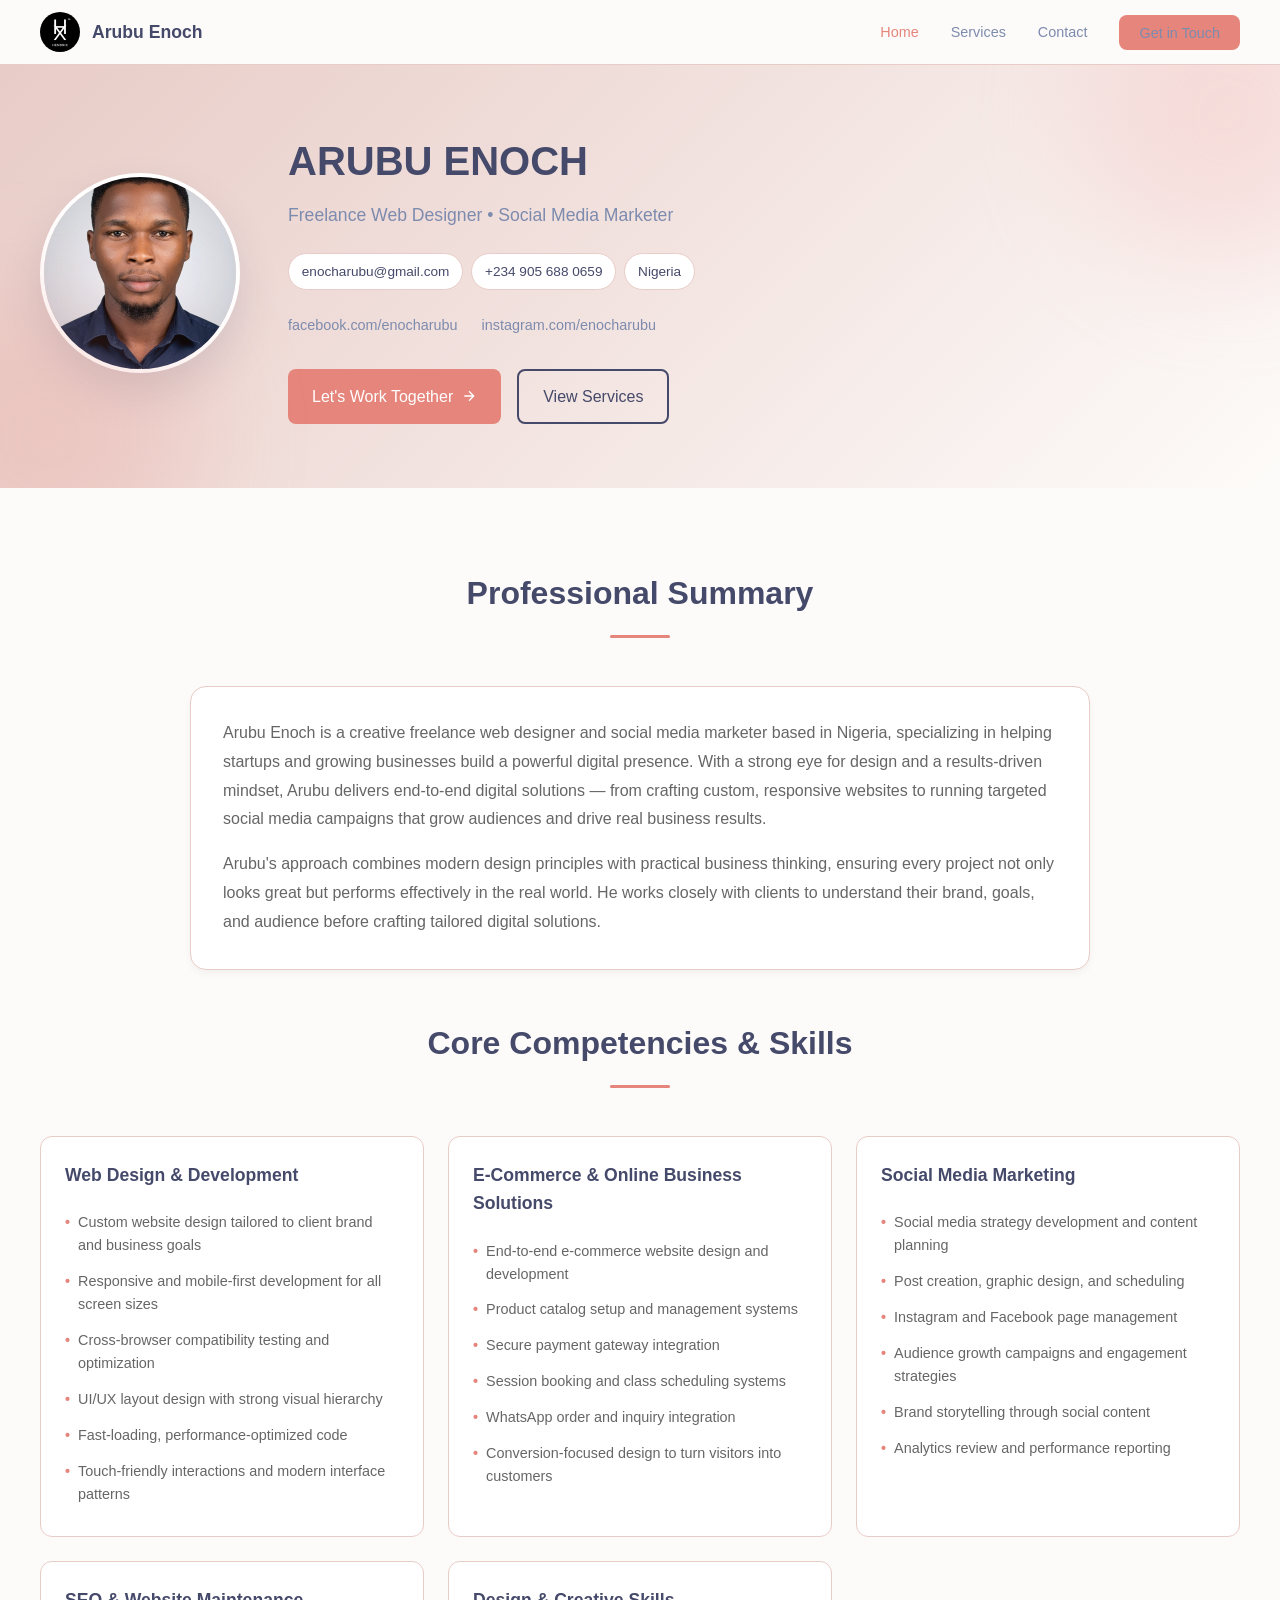
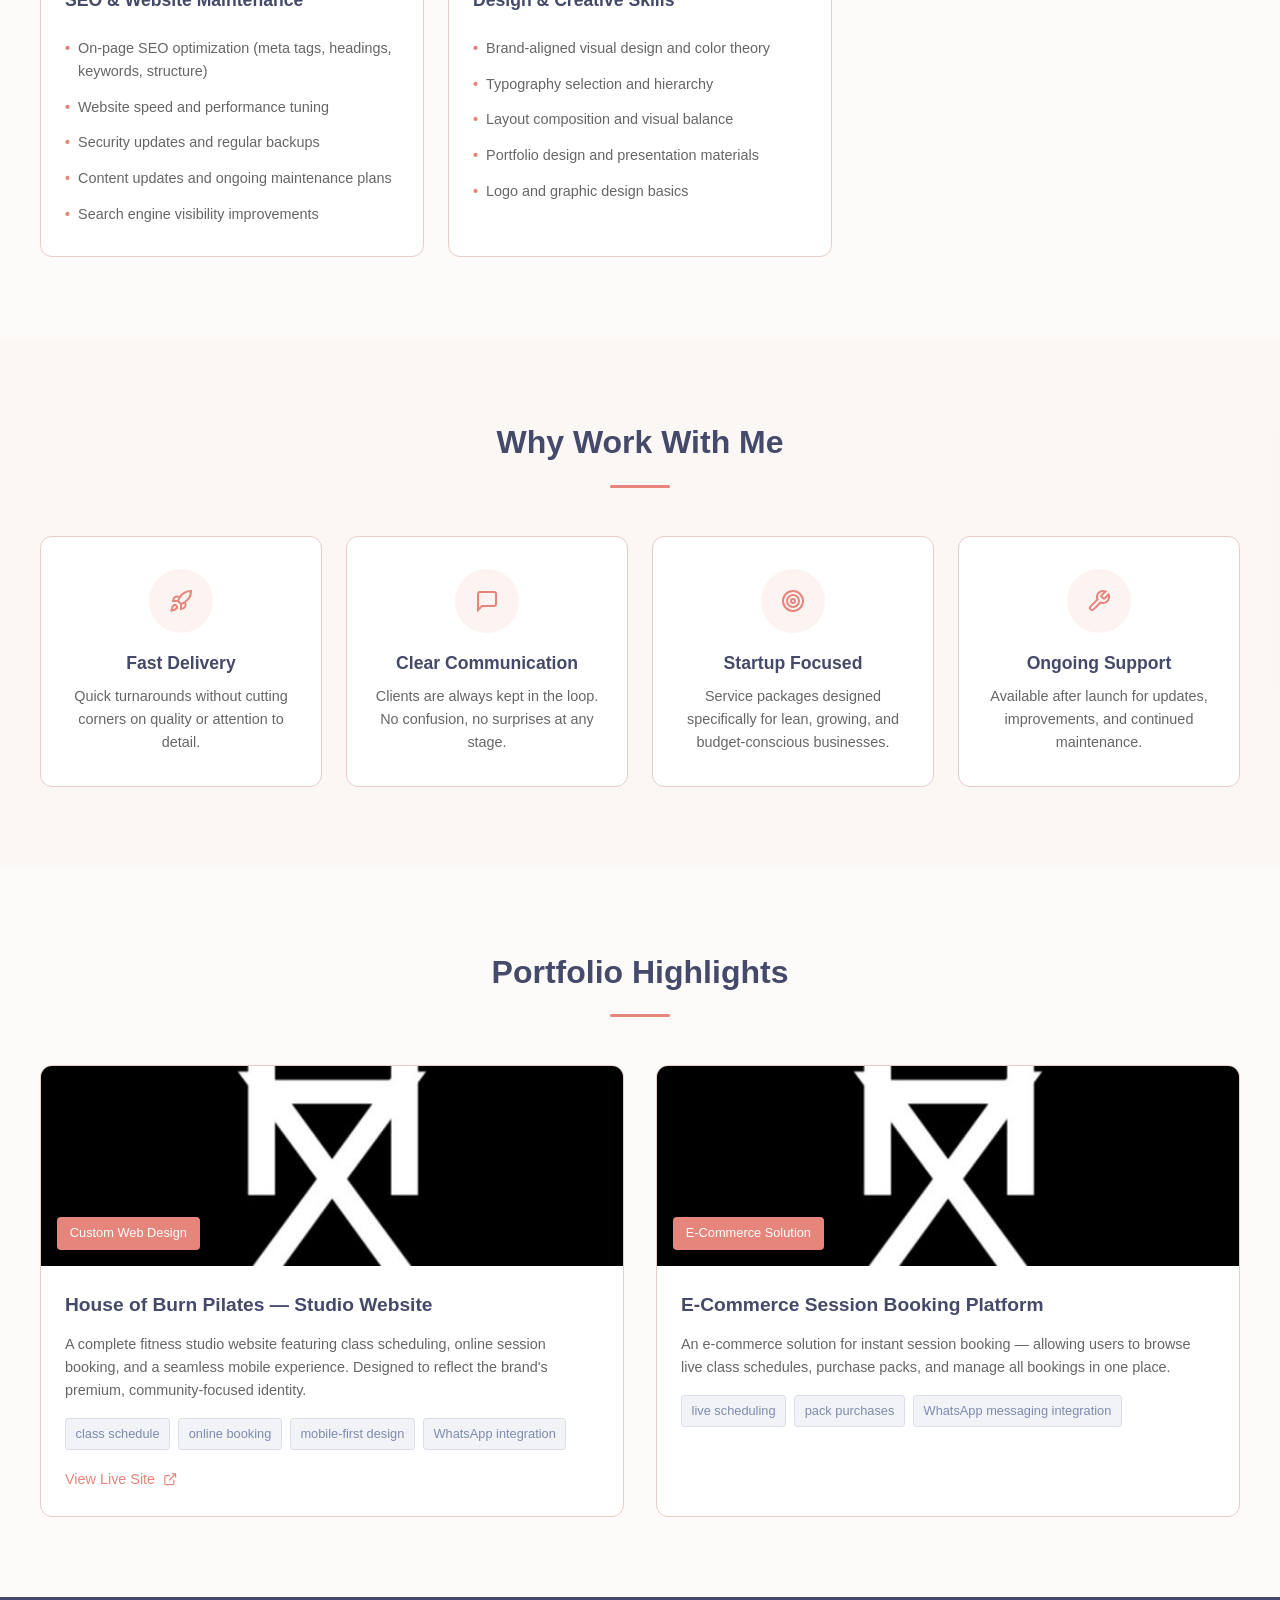
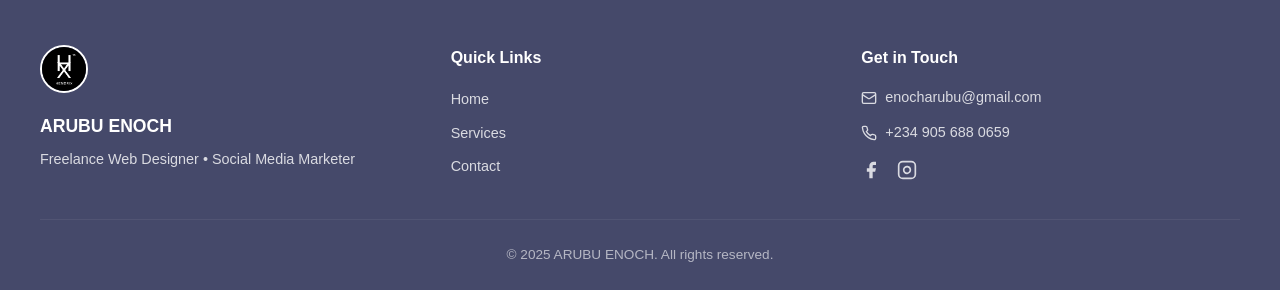
<file: index.html>
<!DOCTYPE html>
<html lang="en">
<head>
  <meta charset="UTF-8">
  <meta name="viewport" content="width=device-width, initial-scale=1.0">
  <title>Arubu Enoch | Freelance Web Designer & Social Media Marketer</title>
  <meta name="description" content="Creative freelance web designer and social media marketer based in Nigeria, specializing in helping startups and growing businesses build a powerful digital presence.">
  <meta name="keywords" content="web designer, freelance, social media marketer, Nigeria, web development, UI/UX">
  
  <!-- Favicon -->
  <link rel="icon" href="assets/logo.jpg" type="image/jpeg">
  <link rel="apple-touch-icon" href="assets/logo.jpg">
  
  <!-- Open Graph -->
  <meta property="og:title" content="Arubu Enoch | Freelance Web Designer & Social Media Marketer">
  <meta property="og:description" content="Creative freelance web designer and social media marketer based in Nigeria.">
  <meta property="og:image" content="assets/photo.jpg">
  <meta property="og:type" content="website">
  
  <!-- Styles -->
  <link rel="stylesheet" href="assets/styles.css">
  
  <!-- Icons (using simple SVG icons inline) -->
  <style>
    .icon { display: inline-block; width: 1em; height: 1em; vertical-align: middle; }
  </style>
</head>
<body>
  <!-- Navigation -->
  <nav class="nav">
    <div class="nav-container">
      <a href="index.html" class="nav-logo">
        <img src="assets/logo.jpg" alt="Arubu Enoch Logo">
        <span>Arubu Enoch</span>
      </a>
      
      <ul class="nav-links" id="navLinks">
        <li><a href="index.html" class="active">Home</a></li>
        <li><a href="services.html">Services</a></li>
        <li><a href="contact.html">Contact</a></li>
        <li><a href="contact.html" class="nav-cta">Get in Touch</a></li>
      </ul>
      
      <div class="nav-toggle" id="navToggle" onclick="toggleNav()">
        <span></span>
        <span></span>
        <span></span>
      </div>
    </div>
  </nav>

  <!-- Hero Section -->
  <section class="hero">
    <div class="hero-container">
      <div class="hero-image">
        <img src="assets/photo.jpg" alt="Arubu Enoch">
      </div>
      <div class="hero-content">
        <h1>ARUBU ENOCH</h1>
        <p class="hero-tagline">Freelance Web Designer • Social Media Marketer</p>
        
        <div class="hero-badges">
          <a href="mailto:enocharubu@gmail.com" class="badge">enocharubu@gmail.com</a>
          <a href="https://wa.me/2349056880659" class="badge">+234 905 688 0659</a>
          <span class="badge">Nigeria</span>
        </div>
        
        <div class="hero-social">
          <a href="https://facebook.com/enocharubu" target="_blank" rel="noopener">facebook.com/enocharubu</a>
          <a href="https://instagram.com/enocharubu" target="_blank" rel="noopener">instagram.com/enocharubu</a>
        </div>
        
        <div class="hero-buttons">
          <a href="contact.html" class="btn btn-primary">
            Let's Work Together
            <svg class="icon" viewBox="0 0 24 24" fill="none" stroke="currentColor" stroke-width="2">
              <path d="M5 12h14M12 5l7 7-7 7"/>
            </svg>
          </a>
          <a href="services.html" class="btn btn-outline">View Services</a>
        </div>
      </div>
    </div>
  </section>

  <!-- About Section -->
  <section class="section" id="about">
    <div class="container">
      <div class="section-header">
        <h2>Professional Summary</h2>
        <div class="section-divider"></div>
      </div>
      
      <div class="about-summary">
        <p>Arubu Enoch is a creative freelance web designer and social media marketer based in Nigeria, specializing in helping startups and growing businesses build a powerful digital presence. With a strong eye for design and a results-driven mindset, Arubu delivers end-to-end digital solutions — from crafting custom, responsive websites to running targeted social media campaigns that grow audiences and drive real business results.</p>
        <p>Arubu's approach combines modern design principles with practical business thinking, ensuring every project not only looks great but performs effectively in the real world. He works closely with clients to understand their brand, goals, and audience before crafting tailored digital solutions.</p>
      </div>
      
      <div class="section-header">
        <h2>Core Competencies & Skills</h2>
        <div class="section-divider"></div>
      </div>
      
      <div class="skills-grid">
        <div class="skill-card">
          <h3>Web Design & Development</h3>
          <ul>
            <li>Custom website design tailored to client brand and business goals</li>
            <li>Responsive and mobile-first development for all screen sizes</li>
            <li>Cross-browser compatibility testing and optimization</li>
            <li>UI/UX layout design with strong visual hierarchy</li>
            <li>Fast-loading, performance-optimized code</li>
            <li>Touch-friendly interactions and modern interface patterns</li>
          </ul>
        </div>
        
        <div class="skill-card">
          <h3>E-Commerce & Online Business Solutions</h3>
          <ul>
            <li>End-to-end e-commerce website design and development</li>
            <li>Product catalog setup and management systems</li>
            <li>Secure payment gateway integration</li>
            <li>Session booking and class scheduling systems</li>
            <li>WhatsApp order and inquiry integration</li>
            <li>Conversion-focused design to turn visitors into customers</li>
          </ul>
        </div>
        
        <div class="skill-card">
          <h3>Social Media Marketing</h3>
          <ul>
            <li>Social media strategy development and content planning</li>
            <li>Post creation, graphic design, and scheduling</li>
            <li>Instagram and Facebook page management</li>
            <li>Audience growth campaigns and engagement strategies</li>
            <li>Brand storytelling through social content</li>
            <li>Analytics review and performance reporting</li>
          </ul>
        </div>
        
        <div class="skill-card">
          <h3>SEO & Website Maintenance</h3>
          <ul>
            <li>On-page SEO optimization (meta tags, headings, keywords, structure)</li>
            <li>Website speed and performance tuning</li>
            <li>Security updates and regular backups</li>
            <li>Content updates and ongoing maintenance plans</li>
            <li>Search engine visibility improvements</li>
          </ul>
        </div>
        
        <div class="skill-card">
          <h3>Design & Creative Skills</h3>
          <ul>
            <li>Brand-aligned visual design and color theory</li>
            <li>Typography selection and hierarchy</li>
            <li>Layout composition and visual balance</li>
            <li>Portfolio design and presentation materials</li>
            <li>Logo and graphic design basics</li>
          </ul>
        </div>
      </div>
    </div>
  </section>

  <!-- Why Work With Me Section -->
  <section class="section section-alt" id="why">
    <div class="container">
      <div class="section-header">
        <h2>Why Work With Me</h2>
        <div class="section-divider"></div>
      </div>
      
      <div class="why-grid">
        <div class="why-card">
          <div class="why-icon">
            <svg class="icon" style="font-size: 1.5rem;" viewBox="0 0 24 24" fill="none" stroke="currentColor" stroke-width="2">
              <path d="M4.5 16.5c-1.5 1.26-2 5-2 5s3.74-.5 5-2c.71-.84.7-2.13-.09-2.91a2.18 2.18 0 0 0-2.91-.09z"/>
              <path d="m12 15-3-3a22 22 0 0 1 2-3.95A12.88 12.88 0 0 1 22 2c0 2.72-.78 7.5-6 11a22.35 22.35 0 0 1-4 2z"/>
              <path d="M9 12H4s.55-3.03 2-4c1.62-1.08 5 0 5 0"/>
              <path d="M12 15v5s3.03-.55 4-2c1.08-1.62 0-5 0-5"/>
            </svg>
          </div>
          <h3>Fast Delivery</h3>
          <p>Quick turnarounds without cutting corners on quality or attention to detail.</p>
        </div>
        
        <div class="why-card">
          <div class="why-icon">
            <svg class="icon" style="font-size: 1.5rem;" viewBox="0 0 24 24" fill="none" stroke="currentColor" stroke-width="2">
              <path d="M21 15a2 2 0 0 1-2 2H7l-4 4V5a2 2 0 0 1 2-2h14a2 2 0 0 1 2 2z"/>
            </svg>
          </div>
          <h3>Clear Communication</h3>
          <p>Clients are always kept in the loop. No confusion, no surprises at any stage.</p>
        </div>
        
        <div class="why-card">
          <div class="why-icon">
            <svg class="icon" style="font-size: 1.5rem;" viewBox="0 0 24 24" fill="none" stroke="currentColor" stroke-width="2">
              <circle cx="12" cy="12" r="10"/>
              <circle cx="12" cy="12" r="6"/>
              <circle cx="12" cy="12" r="2"/>
            </svg>
          </div>
          <h3>Startup Focused</h3>
          <p>Service packages designed specifically for lean, growing, and budget-conscious businesses.</p>
        </div>
        
        <div class="why-card">
          <div class="why-icon">
            <svg class="icon" style="font-size: 1.5rem;" viewBox="0 0 24 24" fill="none" stroke="currentColor" stroke-width="2">
              <path d="M14.7 6.3a1 1 0 0 0 0 1.4l1.6 1.6a1 1 0 0 0 1.4 0l3.77-3.77a6 6 0 0 1-7.94 7.94l-6.91 6.91a2.12 2.12 0 0 1-3-3l6.91-6.91a6 6 0 0 1 7.94-7.94l-3.76 3.76z"/>
            </svg>
          </div>
          <h3>Ongoing Support</h3>
          <p>Available after launch for updates, improvements, and continued maintenance.</p>
        </div>
      </div>
    </div>
  </section>

  <!-- Portfolio Section -->
  <section class="section" id="portfolio">
    <div class="container">
      <div class="section-header">
        <h2>Portfolio Highlights</h2>
        <div class="section-divider"></div>
      </div>
      
      <div class="portfolio-grid">
        <div class="portfolio-card">
          <div class="portfolio-image">
            <img src="assets/logo.jpg" alt="House of Burn Pilates">
            <span class="portfolio-badge">Custom Web Design</span>
          </div>
          <div class="portfolio-content">
            <h3>House of Burn Pilates — Studio Website</h3>
            <p>A complete fitness studio website featuring class scheduling, online session booking, and a seamless mobile experience. Designed to reflect the brand's premium, community-focused identity.</p>
            <div class="portfolio-features">
              <span>class schedule</span>
              <span>online booking</span>
              <span>mobile-first design</span>
              <span>WhatsApp integration</span>
            </div>
            <a href="https://www.houseofburnpilates.com/" target="_blank" rel="noopener" class="portfolio-link">
              View Live Site
              <svg class="icon" viewBox="0 0 24 24" fill="none" stroke="currentColor" stroke-width="2">
                <path d="M18 13v6a2 2 0 0 1-2 2H5a2 2 0 0 1-2-2V8a2 2 0 0 1 2-2h6"/>
                <polyline points="15 3 21 3 21 9"/>
                <line x1="10" y1="14" x2="21" y2="3"/>
              </svg>
            </a>
          </div>
        </div>
        
        <div class="portfolio-card">
          <div class="portfolio-image">
            <img src="assets/logo.jpg" alt="E-Commerce Session Booking">
            <span class="portfolio-badge">E-Commerce Solution</span>
          </div>
          <div class="portfolio-content">
            <h3>E-Commerce Session Booking Platform</h3>
            <p>An e-commerce solution for instant session booking — allowing users to browse live class schedules, purchase packs, and manage all bookings in one place.</p>
            <div class="portfolio-features">
              <span>live scheduling</span>
              <span>pack purchases</span>
              <span>WhatsApp messaging integration</span>
            </div>
          </div>
        </div>
      </div>
    </div>
  </section>

  <!-- Footer -->
  <footer class="footer">
    <div class="footer-container">
      <div class="footer-brand">
        <img src="assets/logo.jpg" alt="Arubu Enoch Logo">
        <h4>ARUBU ENOCH</h4>
        <p>Freelance Web Designer • Social Media Marketer</p>
      </div>
      
      <div>
        <h5>Quick Links</h5>
        <ul class="footer-links">
          <li><a href="index.html">Home</a></li>
          <li><a href="services.html">Services</a></li>
          <li><a href="contact.html">Contact</a></li>
        </ul>
      </div>
      
      <div>
        <h5>Get in Touch</h5>
        <a href="mailto:enocharubu@gmail.com" class="footer-contact-item">
          <svg class="icon" viewBox="0 0 24 24" fill="none" stroke="currentColor" stroke-width="2" style="width: 16px; height: 16px;">
            <rect x="2" y="4" width="20" height="16" rx="2"/>
            <path d="m22 7-8.97 5.7a1.94 1.94 0 0 1-2.06 0L2 7"/>
          </svg>
          enocharubu@gmail.com
        </a>
        <a href="https://wa.me/2349056880659" class="footer-contact-item">
          <svg class="icon" viewBox="0 0 24 24" fill="none" stroke="currentColor" stroke-width="2" style="width: 16px; height: 16px;">
            <path d="M22 16.92v3a2 2 0 0 1-2.18 2 19.79 19.79 0 0 1-8.63-3.07 19.5 19.5 0 0 1-6-6 19.79 19.79 0 0 1-3.07-8.67A2 2 0 0 1 4.11 2h3a2 2 0 0 1 2 1.72 12.84 12.84 0 0 0 .7 2.81 2 2 0 0 1-.45 2.11L8.09 9.91a16 16 0 0 0 6 6l1.27-1.27a2 2 0 0 1 2.11-.45 12.84 12.84 0 0 0 2.81.7A2 2 0 0 1 22 16.92z"/>
          </svg>
          +234 905 688 0659
        </a>
        <div class="footer-social">
          <a href="https://facebook.com/enocharubu" target="_blank" rel="noopener">
            <svg class="icon" viewBox="0 0 24 24" fill="currentColor" style="width: 20px; height: 20px;">
              <path d="M18 2h-3a5 5 0 0 0-5 5v3H7v4h3v8h4v-8h3l1-4h-4V7a1 1 0 0 1 1-1h3z"/>
            </svg>
          </a>
          <a href="https://instagram.com/enocharubu" target="_blank" rel="noopener">
            <svg class="icon" viewBox="0 0 24 24" fill="none" stroke="currentColor" stroke-width="2" style="width: 20px; height: 20px;">
              <rect x="2" y="2" width="20" height="20" rx="5" ry="5"/>
              <path d="M16 11.37A4 4 0 1 1 12.63 8 4 4 0 0 1 16 11.37z"/>
              <line x1="17.5" y1="6.5" x2="17.51" y2="6.5"/>
            </svg>
          </a>
        </div>
      </div>
    </div>
    
    <div class="footer-bottom">
      <p>© 2025 ARUBU ENOCH. All rights reserved.</p>
    </div>
  </footer>

  <!-- Mobile Navigation Script -->
  <script>
    function toggleNav() {
      const navLinks = document.getElementById('navLinks');
      navLinks.classList.toggle('open');
    }
  </script>
</body>
</html>
</file>
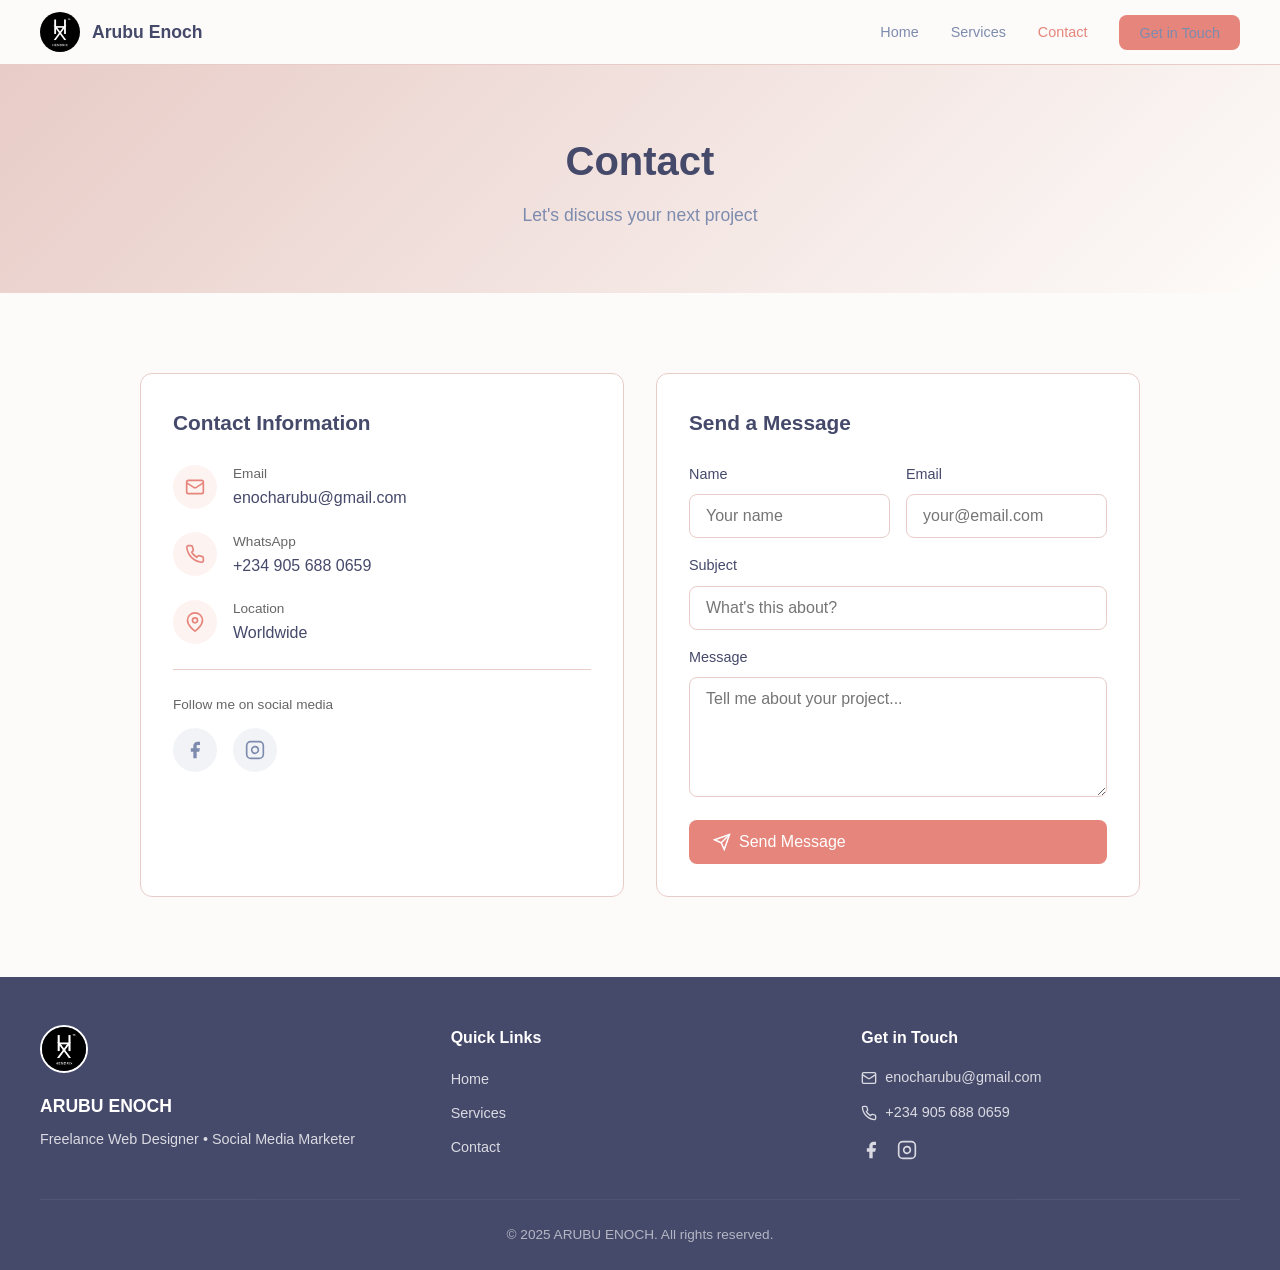
<file: contact.html>
<!DOCTYPE html>
<html lang="en">
<head>
  <meta charset="UTF-8">
  <meta name="viewport" content="width=device-width, initial-scale=1.0">
  <title>Contact | Arubu Enoch - Freelance Web Designer & Social Media Marketer</title>
  <meta name="description" content="Get in touch with Arubu Enoch for web design, e-commerce solutions, and social media marketing services.">
  
  <!-- Favicon -->
  <link rel="icon" href="assets/logo.jpg" type="image/jpeg">
  <link rel="apple-touch-icon" href="assets/logo.jpg">
  
  <!-- Styles -->
  <link rel="stylesheet" href="assets/styles.css">
  
  <style>
    .icon { display: inline-block; width: 1em; height: 1em; vertical-align: middle; }
  </style>
</head>
<body>
  <!-- Navigation -->
  <nav class="nav">
    <div class="nav-container">
      <a href="index.html" class="nav-logo">
        <img src="assets/logo.jpg" alt="Arubu Enoch Logo">
        <span>Arubu Enoch</span>
      </a>
      
      <ul class="nav-links" id="navLinks">
        <li><a href="index.html">Home</a></li>
        <li><a href="services.html">Services</a></li>
        <li><a href="contact.html" class="active">Contact</a></li>
        <li><a href="contact.html" class="nav-cta">Get in Touch</a></li>
      </ul>
      
      <div class="nav-toggle" id="navToggle" onclick="toggleNav()">
        <span></span>
        <span></span>
        <span></span>
      </div>
    </div>
  </nav>

  <!-- Page Header -->
  <section class="page-header">
    <h1>Contact</h1>
    <p>Let's discuss your next project</p>
  </section>

  <!-- Contact Section -->
  <section class="section">
    <div class="container">
      <div class="contact-grid">
        
        <!-- Contact Information -->
        <div class="contact-info-card">
          <h3>Contact Information</h3>
          
          <div class="contact-item">
            <div class="contact-icon">
              <svg viewBox="0 0 24 24" fill="none" stroke="currentColor" stroke-width="2" style="width: 20px; height: 20px;">
                <rect x="2" y="4" width="20" height="16" rx="2"/>
                <path d="m22 7-8.97 5.7a1.94 1.94 0 0 1-2.06 0L2 7"/>
              </svg>
            </div>
            <div>
              <div class="contact-item-label">Email</div>
              <a href="mailto:enocharubu@gmail.com" class="contact-item-value">enocharubu@gmail.com</a>
            </div>
          </div>
          
          <div class="contact-item">
            <div class="contact-icon">
              <svg viewBox="0 0 24 24" fill="none" stroke="currentColor" stroke-width="2" style="width: 20px; height: 20px;">
                <path d="M22 16.92v3a2 2 0 0 1-2.18 2 19.79 19.79 0 0 1-8.63-3.07 19.5 19.5 0 0 1-6-6 19.79 19.79 0 0 1-3.07-8.67A2 2 0 0 1 4.11 2h3a2 2 0 0 1 2 1.72 12.84 12.84 0 0 0 .7 2.81 2 2 0 0 1-.45 2.11L8.09 9.91a16 16 0 0 0 6 6l1.27-1.27a2 2 0 0 1 2.11-.45 12.84 12.84 0 0 0 2.81.7A2 2 0 0 1 22 16.92z"/>
              </svg>
            </div>
            <div>
              <div class="contact-item-label">WhatsApp</div>
              <a href="https://wa.me/2349056880659" target="_blank" rel="noopener" class="contact-item-value">+234 905 688 0659</a>
            </div>
          </div>
          
          <div class="contact-item">
            <div class="contact-icon">
              <svg viewBox="0 0 24 24" fill="none" stroke="currentColor" stroke-width="2" style="width: 20px; height: 20px;">
                <path d="M21 10c0 7-9 13-9 13s-9-6-9-13a9 9 0 0 1 18 0z"/>
                <circle cx="12" cy="10" r="3"/>
              </svg>
            </div>
            <div>
              <div class="contact-item-label">Location</div>
              <div class="contact-item-value">Worldwide</div>
            </div>
          </div>
          
          <div class="contact-divider"></div>
          
          <div>
            <div class="contact-item-label" style="margin-bottom: 0.75rem;">Follow me on social media</div>
            <div class="contact-social">
              <a href="https://facebook.com/enocharubu" target="_blank" rel="noopener" title="Facebook">
                <svg viewBox="0 0 24 24" fill="currentColor" style="width: 20px; height: 20px;">
                  <path d="M18 2h-3a5 5 0 0 0-5 5v3H7v4h3v8h4v-8h3l1-4h-4V7a1 1 0 0 1 1-1h3z"/>
                </svg>
              </a>
              <a href="https://instagram.com/enocharubu" target="_blank" rel="noopener" title="Instagram">
                <svg viewBox="0 0 24 24" fill="none" stroke="currentColor" stroke-width="2" style="width: 20px; height: 20px;">
                  <rect x="2" y="2" width="20" height="20" rx="5" ry="5"/>
                  <path d="M16 11.37A4 4 0 1 1 12.63 8 4 4 0 0 1 16 11.37z"/>
                  <line x1="17.5" y1="6.5" x2="17.51" y2="6.5"/>
                </svg>
              </a>
            </div>
          </div>
        </div>

        <!-- Contact Form -->
        <div class="contact-form-card">
          <h3>Send a Message</h3>
          
          <!-- 
            ============================================
            HOW TO MAKE THE CONTACT FORM WORK:
            ============================================
            
            Option 1: Formspree (Recommended - Free & Easy)
            1. Go to https://formspree.io
            2. Sign up for a free account
            3. Create a new form
            4. Replace the action URL below with your Formspree URL
               Example: action="https://formspree.io/f/xabc1234"
            5. Remove the onsubmit="return handleSubmit(event)" attribute
            
            Option 2: Getform.io
            1. Go to https://getform.io
            2. Create a form and get your endpoint
            3. Replace the action URL below
            
            Option 3: Netlify Forms
            1. Deploy to Netlify
            2. Add netlify attribute to the form
            3. The form will work automatically
          -->
          
          <form 
            id="contactForm"
            action="https://formspree.io/f/YOUR_FORM_ID" 
            method="POST"
            onsubmit="return handleSubmit(event)"
          >
            <!-- Honeypot field for spam protection -->
            <input type="text" name="_gotcha" style="display:none">
            
            <div class="form-row">
              <div class="form-group">
                <label for="name">Name</label>
                <input type="text" id="name" name="name" placeholder="Your name" required>
              </div>
              <div class="form-group">
                <label for="email">Email</label>
                <input type="email" id="email" name="email" placeholder="your@email.com" required>
              </div>
            </div>
            
            <div class="form-group">
              <label for="subject">Subject</label>
              <input type="text" id="subject" name="subject" placeholder="What's this about?" required>
            </div>
            
            <div class="form-group">
              <label for="message">Message</label>
              <textarea id="message" name="message" placeholder="Tell me about your project..." rows="5" required></textarea>
            </div>
            
            <button type="submit" class="btn btn-primary" style="width: 100%;" id="submitBtn">
              <svg viewBox="0 0 24 24" fill="none" stroke="currentColor" stroke-width="2" style="width: 18px; height: 18px;">
                <line x1="22" y1="2" x2="11" y2="13"/>
                <polygon points="22 2 15 22 11 13 2 9 22 2"/>
              </svg>
              Send Message
            </button>
          </form>
          
          <!-- Success Message (hidden by default) -->
          <div id="successMessage" class="success-message" style="display: none;">
            <div class="success-icon">
              <svg viewBox="0 0 24 24" fill="none" stroke="currentColor" stroke-width="2" style="width: 32px; height: 32px;">
                <polyline points="20 6 9 17 4 12"/>
              </svg>
            </div>
            <h3>Message Sent!</h3>
            <p>Thank you for reaching out. I'll get back to you as soon as possible.</p>
            <button onclick="resetForm()" class="btn btn-outline mt-3">Send Another Message</button>
          </div>
        </div>

      </div>
    </div>
  </section>

  <!-- Footer -->
  <footer class="footer">
    <div class="footer-container">
      <div class="footer-brand">
        <img src="assets/logo.jpg" alt="Arubu Enoch Logo">
        <h4>ARUBU ENOCH</h4>
        <p>Freelance Web Designer • Social Media Marketer</p>
      </div>
      
      <div>
        <h5>Quick Links</h5>
        <ul class="footer-links">
          <li><a href="index.html">Home</a></li>
          <li><a href="services.html">Services</a></li>
          <li><a href="contact.html">Contact</a></li>
        </ul>
      </div>
      
      <div>
        <h5>Get in Touch</h5>
        <a href="mailto:enocharubu@gmail.com" class="footer-contact-item">
          <svg class="icon" viewBox="0 0 24 24" fill="none" stroke="currentColor" stroke-width="2" style="width: 16px; height: 16px;">
            <rect x="2" y="4" width="20" height="16" rx="2"/>
            <path d="m22 7-8.97 5.7a1.94 1.94 0 0 1-2.06 0L2 7"/>
          </svg>
          enocharubu@gmail.com
        </a>
        <a href="https://wa.me/2349056880659" class="footer-contact-item">
          <svg class="icon" viewBox="0 0 24 24" fill="none" stroke="currentColor" stroke-width="2" style="width: 16px; height: 16px;">
            <path d="M22 16.92v3a2 2 0 0 1-2.18 2 19.79 19.79 0 0 1-8.63-3.07 19.5 19.5 0 0 1-6-6 19.79 19.79 0 0 1-3.07-8.67A2 2 0 0 1 4.11 2h3a2 2 0 0 1 2 1.72 12.84 12.84 0 0 0 .7 2.81 2 2 0 0 1-.45 2.11L8.09 9.91a16 16 0 0 0 6 6l1.27-1.27a2 2 0 0 1 2.11-.45 12.84 12.84 0 0 0 2.81.7A2 2 0 0 1 22 16.92z"/>
          </svg>
          +234 905 688 0659
        </a>
        <div class="footer-social">
          <a href="https://facebook.com/enocharubu" target="_blank" rel="noopener">
            <svg class="icon" viewBox="0 0 24 24" fill="currentColor" style="width: 20px; height: 20px;">
              <path d="M18 2h-3a5 5 0 0 0-5 5v3H7v4h3v8h4v-8h3l1-4h-4V7a1 1 0 0 1 1-1h3z"/>
            </svg>
          </a>
          <a href="https://instagram.com/enocharubu" target="_blank" rel="noopener">
            <svg class="icon" viewBox="0 0 24 24" fill="none" stroke="currentColor" stroke-width="2" style="width: 20px; height: 20px;">
              <rect x="2" y="2" width="20" height="20" rx="5" ry="5"/>
              <path d="M16 11.37A4 4 0 1 1 12.63 8 4 4 0 0 1 16 11.37z"/>
              <line x1="17.5" y1="6.5" x2="17.51" y2="6.5"/>
            </svg>
          </a>
        </div>
      </div>
    </div>
    
    <div class="footer-bottom">
      <p>© 2025 ARUBU ENOCH. All rights reserved.</p>
    </div>
  </footer>

  <!-- Scripts -->
  <script>
    // Mobile Navigation Toggle
    function toggleNav() {
      const navLinks = document.getElementById('navLinks');
      navLinks.classList.toggle('open');
    }

    // Form Handling
    function handleSubmit(event) {
      event.preventDefault();
      
      const form = document.getElementById('contactForm');
      const submitBtn = document.getElementById('submitBtn');
      const successMessage = document.getElementById('successMessage');
      
      // Show loading state
      submitBtn.innerHTML = `
        <svg viewBox="0 0 24 24" fill="none" stroke="currentColor" stroke-width="2" style="width: 18px; height: 18px; animation: spin 1s linear infinite;">
          <path d="M21 12a9 9 0 1 1-6.219-8.56"/>
        </svg>
        Sending...
      `;
      submitBtn.disabled = true;
      
      // Get form data
      const formData = new FormData(form);
      
      // Submit form
      fetch(form.action, {
        method: form.method,
        body: formData,
        headers: {
          'Accept': 'application/json'
        }
      }).then(response => {
        if (response.ok) {
          // Show success message
          form.style.display = 'none';
          successMessage.style.display = 'block';
        } else {
          throw new Error('Form submission failed');
        }
      }).catch(error => {
        // Reset button and show error
        submitBtn.innerHTML = `
          <svg viewBox="0 0 24 24" fill="none" stroke="currentColor" stroke-width="2" style="width: 18px; height: 18px;">
            <line x1="22" y1="2" x2="11" y2="13"/>
            <polygon points="22 2 15 22 11 13 2 9 22 2"/>
          </svg>
          Send Message
        `;
        submitBtn.disabled = false;
        alert('There was an error sending your message. Please try again or contact me directly at enocharubu@gmail.com');
      });
      
      return false;
    }
    
    // Reset form to send another message
    function resetForm() {
      const form = document.getElementById('contactForm');
      const successMessage = document.getElementById('successMessage');
      const submitBtn = document.getElementById('submitBtn');
      
      form.reset();
      form.style.display = 'block';
      successMessage.style.display = 'none';
      submitBtn.disabled = false;
      submitBtn.innerHTML = `
        <svg viewBox="0 0 24 24" fill="none" stroke="currentColor" stroke-width="2" style="width: 18px; height: 18px;">
          <line x1="22" y1="2" x2="11" y2="13"/>
          <polygon points="22 2 15 22 11 13 2 9 22 2"/>
        </svg>
        Send Message
      `;
    }
  </script>
  
  <style>
    @keyframes spin {
      from { transform: rotate(0deg); }
      to { transform: rotate(360deg); }
    }
  </style>
</body>
</html>
</file>
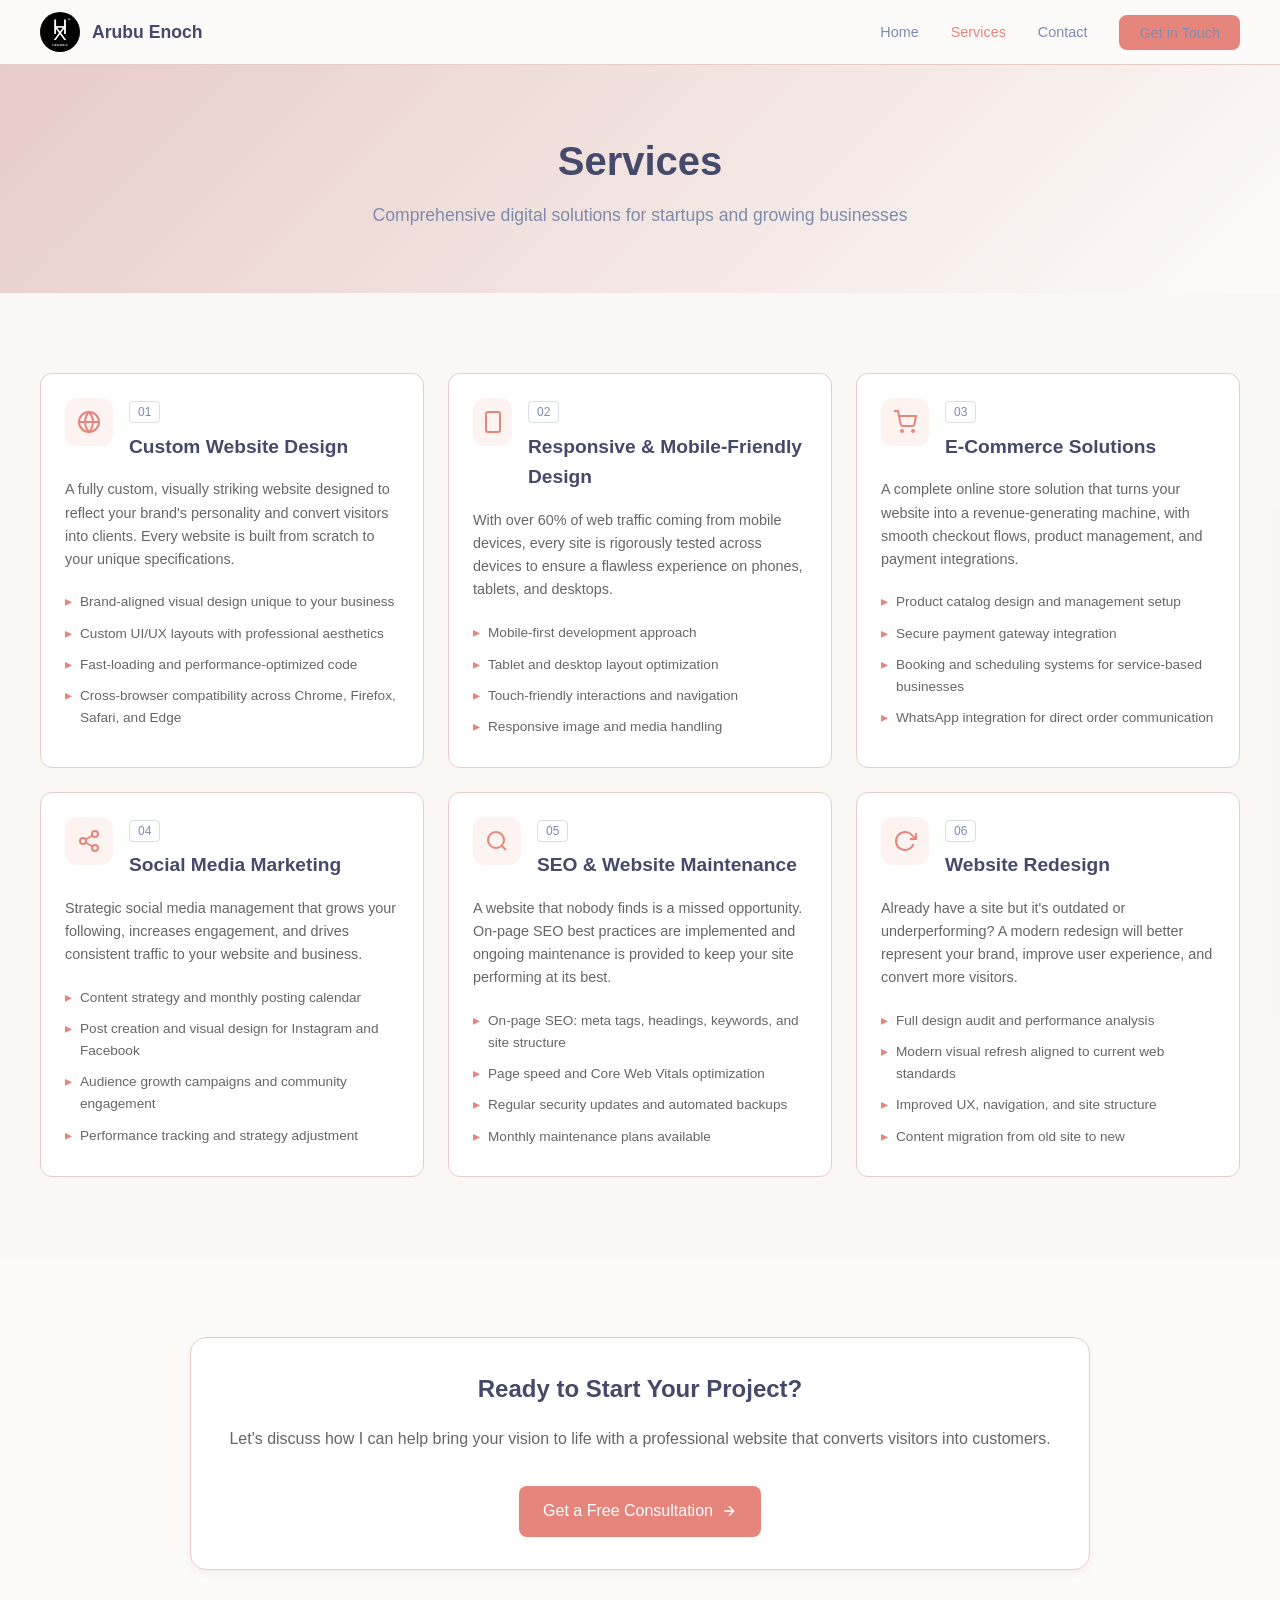
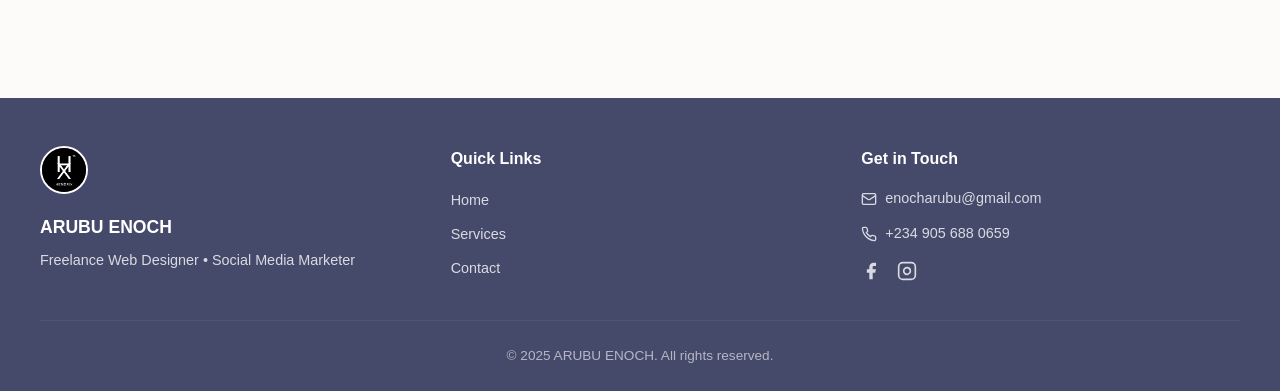
<file: services.html>
<!DOCTYPE html>
<html lang="en">
<head>
  <meta charset="UTF-8">
  <meta name="viewport" content="width=device-width, initial-scale=1.0">
  <title>Services | Arubu Enoch - Freelance Web Designer & Social Media Marketer</title>
  <meta name="description" content="Comprehensive digital services including custom web design, e-commerce solutions, social media marketing, SEO, and website maintenance.">
  
  <!-- Favicon -->
  <link rel="icon" href="assets/logo.jpg" type="image/jpeg">
  <link rel="apple-touch-icon" href="assets/logo.jpg">
  
  <!-- Styles -->
  <link rel="stylesheet" href="assets/styles.css">
  
  <style>
    .icon { display: inline-block; width: 1em; height: 1em; vertical-align: middle; }
  </style>
</head>
<body>
  <!-- Navigation -->
  <nav class="nav">
    <div class="nav-container">
      <a href="index.html" class="nav-logo">
        <img src="assets/logo.jpg" alt="Arubu Enoch Logo">
        <span>Arubu Enoch</span>
      </a>
      
      <ul class="nav-links" id="navLinks">
        <li><a href="index.html">Home</a></li>
        <li><a href="services.html" class="active">Services</a></li>
        <li><a href="contact.html">Contact</a></li>
        <li><a href="contact.html" class="nav-cta">Get in Touch</a></li>
      </ul>
      
      <div class="nav-toggle" id="navToggle" onclick="toggleNav()">
        <span></span>
        <span></span>
        <span></span>
      </div>
    </div>
  </nav>

  <!-- Page Header -->
  <section class="page-header">
    <h1>Services</h1>
    <p>Comprehensive digital solutions for startups and growing businesses</p>
  </section>

  <!-- Services Section -->
  <section class="section section-alt">
    <div class="container">
      <div class="services-grid">
        
        <!-- Service 1 -->
        <div class="service-card">
          <div class="service-header">
            <div class="service-icon">
              <svg viewBox="0 0 24 24" fill="none" stroke="currentColor" stroke-width="2" style="width: 24px; height: 24px;">
                <circle cx="12" cy="12" r="10"/>
                <line x1="2" y1="12" x2="22" y2="12"/>
                <path d="M12 2a15.3 15.3 0 0 1 4 10 15.3 15.3 0 0 1-4 10 15.3 15.3 0 0 1-4-10 15.3 15.3 0 0 1 4-10z"/>
              </svg>
            </div>
            <div>
              <span class="service-badge">01</span>
              <h3>Custom Website Design</h3>
            </div>
          </div>
          <p>A fully custom, visually striking website designed to reflect your brand's personality and convert visitors into clients. Every website is built from scratch to your unique specifications.</p>
          <ul>
            <li>Brand-aligned visual design unique to your business</li>
            <li>Custom UI/UX layouts with professional aesthetics</li>
            <li>Fast-loading and performance-optimized code</li>
            <li>Cross-browser compatibility across Chrome, Firefox, Safari, and Edge</li>
          </ul>
        </div>

        <!-- Service 2 -->
        <div class="service-card">
          <div class="service-header">
            <div class="service-icon">
              <svg viewBox="0 0 24 24" fill="none" stroke="currentColor" stroke-width="2" style="width: 24px; height: 24px;">
                <rect x="5" y="2" width="14" height="20" rx="2" ry="2"/>
                <line x1="12" y1="18" x2="12.01" y2="18"/>
              </svg>
            </div>
            <div>
              <span class="service-badge">02</span>
              <h3>Responsive & Mobile-Friendly Design</h3>
            </div>
          </div>
          <p>With over 60% of web traffic coming from mobile devices, every site is rigorously tested across devices to ensure a flawless experience on phones, tablets, and desktops.</p>
          <ul>
            <li>Mobile-first development approach</li>
            <li>Tablet and desktop layout optimization</li>
            <li>Touch-friendly interactions and navigation</li>
            <li>Responsive image and media handling</li>
          </ul>
        </div>

        <!-- Service 3 -->
        <div class="service-card">
          <div class="service-header">
            <div class="service-icon">
              <svg viewBox="0 0 24 24" fill="none" stroke="currentColor" stroke-width="2" style="width: 24px; height: 24px;">
                <circle cx="9" cy="21" r="1"/>
                <circle cx="20" cy="21" r="1"/>
                <path d="M1 1h4l2.68 13.39a2 2 0 0 0 2 1.61h9.72a2 2 0 0 0 2-1.61L23 6H6"/>
              </svg>
            </div>
            <div>
              <span class="service-badge">03</span>
              <h3>E-Commerce Solutions</h3>
            </div>
          </div>
          <p>A complete online store solution that turns your website into a revenue-generating machine, with smooth checkout flows, product management, and payment integrations.</p>
          <ul>
            <li>Product catalog design and management setup</li>
            <li>Secure payment gateway integration</li>
            <li>Booking and scheduling systems for service-based businesses</li>
            <li>WhatsApp integration for direct order communication</li>
          </ul>
        </div>

        <!-- Service 4 -->
        <div class="service-card">
          <div class="service-header">
            <div class="service-icon">
              <svg viewBox="0 0 24 24" fill="none" stroke="currentColor" stroke-width="2" style="width: 24px; height: 24px;">
                <circle cx="18" cy="5" r="3"/>
                <circle cx="6" cy="12" r="3"/>
                <circle cx="18" cy="19" r="3"/>
                <line x1="8.59" y1="13.51" x2="15.42" y2="17.49"/>
                <line x1="15.41" y1="6.51" x2="8.59" y2="10.49"/>
              </svg>
            </div>
            <div>
              <span class="service-badge">04</span>
              <h3>Social Media Marketing</h3>
            </div>
          </div>
          <p>Strategic social media management that grows your following, increases engagement, and drives consistent traffic to your website and business.</p>
          <ul>
            <li>Content strategy and monthly posting calendar</li>
            <li>Post creation and visual design for Instagram and Facebook</li>
            <li>Audience growth campaigns and community engagement</li>
            <li>Performance tracking and strategy adjustment</li>
          </ul>
        </div>

        <!-- Service 5 -->
        <div class="service-card">
          <div class="service-header">
            <div class="service-icon">
              <svg viewBox="0 0 24 24" fill="none" stroke="currentColor" stroke-width="2" style="width: 24px; height: 24px;">
                <circle cx="11" cy="11" r="8"/>
                <line x1="21" y1="21" x2="16.65" y2="16.65"/>
              </svg>
            </div>
            <div>
              <span class="service-badge">05</span>
              <h3>SEO & Website Maintenance</h3>
            </div>
          </div>
          <p>A website that nobody finds is a missed opportunity. On-page SEO best practices are implemented and ongoing maintenance is provided to keep your site performing at its best.</p>
          <ul>
            <li>On-page SEO: meta tags, headings, keywords, and site structure</li>
            <li>Page speed and Core Web Vitals optimization</li>
            <li>Regular security updates and automated backups</li>
            <li>Monthly maintenance plans available</li>
          </ul>
        </div>

        <!-- Service 6 -->
        <div class="service-card">
          <div class="service-header">
            <div class="service-icon">
              <svg viewBox="0 0 24 24" fill="none" stroke="currentColor" stroke-width="2" style="width: 24px; height: 24px;">
                <polyline points="23 4 23 10 17 10"/>
                <path d="M20.49 15a9 9 0 1 1-2.12-9.36L23 10"/>
              </svg>
            </div>
            <div>
              <span class="service-badge">06</span>
              <h3>Website Redesign</h3>
            </div>
          </div>
          <p>Already have a site but it's outdated or underperforming? A modern redesign will better represent your brand, improve user experience, and convert more visitors.</p>
          <ul>
            <li>Full design audit and performance analysis</li>
            <li>Modern visual refresh aligned to current web standards</li>
            <li>Improved UX, navigation, and site structure</li>
            <li>Content migration from old site to new</li>
          </ul>
        </div>

      </div>
    </div>
  </section>

  <!-- CTA Section -->
  <section class="section">
    <div class="container">
      <div class="about-summary text-center">
        <h3 style="font-size: 1.5rem; color: var(--color-deep); margin-bottom: 1rem;">Ready to Start Your Project?</h3>
        <p style="margin-bottom: 2rem;">Let's discuss how I can help bring your vision to life with a professional website that converts visitors into customers.</p>
        <a href="contact.html" class="btn btn-primary">
          Get a Free Consultation
          <svg class="icon" viewBox="0 0 24 24" fill="none" stroke="currentColor" stroke-width="2">
            <path d="M5 12h14M12 5l7 7-7 7"/>
          </svg>
        </a>
      </div>
    </div>
  </section>

  <!-- Footer -->
  <footer class="footer">
    <div class="footer-container">
      <div class="footer-brand">
        <img src="assets/logo.jpg" alt="Arubu Enoch Logo">
        <h4>ARUBU ENOCH</h4>
        <p>Freelance Web Designer • Social Media Marketer</p>
      </div>
      
      <div>
        <h5>Quick Links</h5>
        <ul class="footer-links">
          <li><a href="index.html">Home</a></li>
          <li><a href="services.html">Services</a></li>
          <li><a href="contact.html">Contact</a></li>
        </ul>
      </div>
      
      <div>
        <h5>Get in Touch</h5>
        <a href="mailto:enocharubu@gmail.com" class="footer-contact-item">
          <svg class="icon" viewBox="0 0 24 24" fill="none" stroke="currentColor" stroke-width="2" style="width: 16px; height: 16px;">
            <rect x="2" y="4" width="20" height="16" rx="2"/>
            <path d="m22 7-8.97 5.7a1.94 1.94 0 0 1-2.06 0L2 7"/>
          </svg>
          enocharubu@gmail.com
        </a>
        <a href="https://wa.me/2349056880659" class="footer-contact-item">
          <svg class="icon" viewBox="0 0 24 24" fill="none" stroke="currentColor" stroke-width="2" style="width: 16px; height: 16px;">
            <path d="M22 16.92v3a2 2 0 0 1-2.18 2 19.79 19.79 0 0 1-8.63-3.07 19.5 19.5 0 0 1-6-6 19.79 19.79 0 0 1-3.07-8.67A2 2 0 0 1 4.11 2h3a2 2 0 0 1 2 1.72 12.84 12.84 0 0 0 .7 2.81 2 2 0 0 1-.45 2.11L8.09 9.91a16 16 0 0 0 6 6l1.27-1.27a2 2 0 0 1 2.11-.45 12.84 12.84 0 0 0 2.81.7A2 2 0 0 1 22 16.92z"/>
          </svg>
          +234 905 688 0659
        </a>
        <div class="footer-social">
          <a href="https://facebook.com/enocharubu" target="_blank" rel="noopener">
            <svg class="icon" viewBox="0 0 24 24" fill="currentColor" style="width: 20px; height: 20px;">
              <path d="M18 2h-3a5 5 0 0 0-5 5v3H7v4h3v8h4v-8h3l1-4h-4V7a1 1 0 0 1 1-1h3z"/>
            </svg>
          </a>
          <a href="https://instagram.com/enocharubu" target="_blank" rel="noopener">
            <svg class="icon" viewBox="0 0 24 24" fill="none" stroke="currentColor" stroke-width="2" style="width: 20px; height: 20px;">
              <rect x="2" y="2" width="20" height="20" rx="5" ry="5"/>
              <path d="M16 11.37A4 4 0 1 1 12.63 8 4 4 0 0 1 16 11.37z"/>
              <line x1="17.5" y1="6.5" x2="17.51" y2="6.5"/>
            </svg>
          </a>
        </div>
      </div>
    </div>
    
    <div class="footer-bottom">
      <p>© 2025 ARUBU ENOCH. All rights reserved.</p>
    </div>
  </footer>

  <!-- Mobile Navigation Script -->
  <script>
    function toggleNav() {
      const navLinks = document.getElementById('navLinks');
      navLinks.classList.toggle('open');
    }
  </script>
</body>
</html>
</file>
<file: assets/styles.css>
/* ===========================================
   ARUBU ENOCH PORTFOLIO - STYLES
   =========================================== */

/* Color Scheme */
:root {
  --color-deep: #45496a;
  --color-muted: #7d8bae;
  --color-coral: #e5857b;
  --color-light: #f1b2b2;
  --color-cream: #e8ccc7;
  --color-white: #fdfbf9;
  --color-text: #45496a;
  --color-text-light: #666;
}

/* Reset & Base */
* {
  margin: 0;
  padding: 0;
  box-sizing: border-box;
}

html {
  scroll-behavior: smooth;
}

body {
  font-family: -apple-system, BlinkMacSystemFont, 'Segoe UI', Roboto, Oxygen, Ubuntu, sans-serif;
  background-color: var(--color-white);
  color: var(--color-text);
  line-height: 1.6;
  min-height: 100vh;
  display: flex;
  flex-direction: column;
}

a {
  text-decoration: none;
  color: inherit;
}

img {
  max-width: 100%;
  height: auto;
}

/* ===========================================
   NAVIGATION
   =========================================== */
.nav {
  position: sticky;
  top: 0;
  background: rgba(253, 251, 249, 0.95);
  backdrop-filter: blur(10px);
  border-bottom: 1px solid var(--color-cream);
  z-index: 1000;
  padding: 0 1rem;
}

.nav-container {
  max-width: 1200px;
  margin: 0 auto;
  display: flex;
  justify-content: space-between;
  align-items: center;
  height: 64px;
}

.nav-logo {
  display: flex;
  align-items: center;
  gap: 0.75rem;
}

.nav-logo img {
  width: 40px;
  height: 40px;
  border-radius: 50%;
  object-fit: cover;
}

.nav-logo span {
  font-weight: 700;
  font-size: 1.1rem;
  color: var(--color-deep);
}

.nav-links {
  display: flex;
  align-items: center;
  gap: 2rem;
  list-style: none;
}

.nav-links a {
  font-size: 0.9rem;
  font-weight: 500;
  color: var(--color-muted);
  transition: color 0.3s;
}

.nav-links a:hover,
.nav-links a.active {
  color: var(--color-coral);
}

.nav-cta {
  background: var(--color-coral);
  color: white;
  padding: 0.6rem 1.25rem;
  border-radius: 0.5rem;
  font-weight: 500;
  font-size: 0.9rem;
  transition: background 0.3s;
}

.nav-cta:hover {
  background: #d4766d;
}

/* Mobile Navigation */
.nav-toggle {
  display: none;
  flex-direction: column;
  gap: 5px;
  cursor: pointer;
  padding: 0.5rem;
}

.nav-toggle span {
  width: 24px;
  height: 2px;
  background: var(--color-deep);
  transition: 0.3s;
}

@media (max-width: 768px) {
  .nav-toggle {
    display: flex;
  }

  .nav-links {
    position: fixed;
    top: 64px;
    left: 0;
    right: 0;
    background: white;
    flex-direction: column;
    padding: 2rem;
    gap: 1.5rem;
    border-bottom: 1px solid var(--color-cream);
    transform: translateY(-150%);
    transition: transform 0.3s ease;
  }

  .nav-links.open {
    transform: translateY(0);
  }

  .nav-cta {
    width: 100%;
    text-align: center;
    padding: 0.8rem;
  }
}

/* ===========================================
   HERO SECTION
   =========================================== */
.hero {
  background: linear-gradient(135deg, var(--color-cream) 0%, var(--color-white) 100%);
  padding: 4rem 1rem;
  position: relative;
  overflow: hidden;
}

.hero::before {
  content: '';
  position: absolute;
  top: -100px;
  right: -100px;
  width: 300px;
  height: 300px;
  background: var(--color-light);
  opacity: 0.3;
  border-radius: 50%;
  filter: blur(60px);
}

.hero::after {
  content: '';
  position: absolute;
  bottom: -100px;
  left: -100px;
  width: 300px;
  height: 300px;
  background: var(--color-coral);
  opacity: 0.2;
  border-radius: 50%;
  filter: blur(60px);
}

.hero-container {
  max-width: 1200px;
  margin: 0 auto;
  display: flex;
  align-items: center;
  gap: 3rem;
  position: relative;
  flex-wrap: wrap;
}

.hero-image {
  flex-shrink: 0;
}

.hero-image img {
  width: 200px;
  height: 200px;
  border-radius: 50%;
  object-fit: cover;
  border: 4px solid white;
  box-shadow: 0 20px 40px rgba(69, 73, 106, 0.15);
}

.hero-content {
  flex: 1;
  min-width: 300px;
}

.hero h1 {
  font-size: 2.5rem;
  font-weight: 700;
  color: var(--color-deep);
  margin-bottom: 0.5rem;
}

.hero-tagline {
  font-size: 1.1rem;
  color: var(--color-muted);
  font-weight: 500;
  margin-bottom: 1.5rem;
}

.hero-badges {
  display: flex;
  flex-wrap: wrap;
  gap: 0.5rem;
  margin-bottom: 1.5rem;
}

.badge {
  background: white;
  border: 1px solid var(--color-cream);
  padding: 0.4rem 0.8rem;
  border-radius: 2rem;
  font-size: 0.85rem;
  color: var(--color-text);
  transition: border-color 0.3s;
}

.badge:hover {
  border-color: var(--color-coral);
}

.hero-social {
  display: flex;
  gap: 1.5rem;
  margin-bottom: 2rem;
  font-size: 0.9rem;
  color: var(--color-muted);
}

.hero-social a:hover {
  color: var(--color-coral);
}

.hero-buttons {
  display: flex;
  gap: 1rem;
  flex-wrap: wrap;
}

.btn {
  display: inline-flex;
  align-items: center;
  gap: 0.5rem;
  padding: 0.8rem 1.5rem;
  border-radius: 0.5rem;
  font-weight: 500;
  font-size: 1rem;
  cursor: pointer;
  transition: all 0.3s;
  border: none;
}

.btn-primary {
  background: var(--color-coral);
  color: white;
}

.btn-primary:hover {
  background: #d4766d;
}

.btn-outline {
  background: transparent;
  border: 2px solid var(--color-deep);
  color: var(--color-deep);
}

.btn-outline:hover {
  background: var(--color-deep);
  color: white;
}

@media (max-width: 768px) {
  .hero-container {
    text-align: center;
  }

  .hero h1 {
    font-size: 2rem;
  }

  .hero-badges,
  .hero-social,
  .hero-buttons {
    justify-content: center;
  }
}

/* ===========================================
   SECTION STYLES
   =========================================== */
.section {
  padding: 5rem 1rem;
}

.section-alt {
  background: rgba(232, 204, 199, 0.1);
}

.container {
  max-width: 1200px;
  margin: 0 auto;
}

.section-header {
  text-align: center;
  margin-bottom: 3rem;
}

.section-header h2 {
  font-size: 2rem;
  font-weight: 700;
  color: var(--color-deep);
  margin-bottom: 0.5rem;
}

.section-header p {
  color: var(--color-text-light);
  max-width: 600px;
  margin: 0 auto;
}

.section-divider {
  width: 60px;
  height: 3px;
  background: var(--color-coral);
  margin: 1rem auto;
  border-radius: 2px;
}

/* ===========================================
   ABOUT SECTION
   =========================================== */
.about-summary {
  background: white;
  border: 1px solid var(--color-cream);
  border-radius: 1rem;
  padding: 2rem;
  max-width: 900px;
  margin: 0 auto 3rem;
  box-shadow: 0 4px 6px rgba(69, 73, 106, 0.05);
}

.about-summary p {
  margin-bottom: 1rem;
  color: var(--color-text-light);
  line-height: 1.8;
}

.about-summary p:last-child {
  margin-bottom: 0;
}

/* Skills Grid */
.skills-grid {
  display: grid;
  grid-template-columns: repeat(auto-fit, minmax(300px, 1fr));
  gap: 1.5rem;
}

.skill-card {
  background: white;
  border: 1px solid var(--color-cream);
  border-radius: 0.75rem;
  padding: 1.5rem;
  transition: border-color 0.3s;
}

.skill-card:hover {
  border-color: var(--color-coral);
}

.skill-card h3 {
  font-size: 1.1rem;
  color: var(--color-deep);
  margin-bottom: 1rem;
}

.skill-card ul {
  list-style: none;
}

.skill-card li {
  padding: 0.4rem 0;
  font-size: 0.9rem;
  color: var(--color-text-light);
  display: flex;
  align-items: flex-start;
  gap: 0.5rem;
}

.skill-card li::before {
  content: '•';
  color: var(--color-coral);
  font-weight: bold;
}

/* ===========================================
   SERVICES SECTION
   =========================================== */
.services-grid {
  display: grid;
  grid-template-columns: repeat(auto-fit, minmax(320px, 1fr));
  gap: 1.5rem;
}

.service-card {
  background: white;
  border: 1px solid var(--color-cream);
  border-radius: 0.75rem;
  padding: 1.5rem;
  transition: all 0.3s;
}

.service-card:hover {
  border-color: var(--color-coral);
  box-shadow: 0 10px 30px rgba(229, 133, 123, 0.1);
}

.service-header {
  display: flex;
  align-items: flex-start;
  gap: 1rem;
  margin-bottom: 1rem;
}

.service-icon {
  width: 48px;
  height: 48px;
  background: rgba(229, 133, 123, 0.1);
  border-radius: 0.75rem;
  display: flex;
  align-items: center;
  justify-content: center;
  color: var(--color-coral);
  transition: all 0.3s;
}

.service-card:hover .service-icon {
  background: var(--color-coral);
  color: white;
}

.service-badge {
  font-size: 0.75rem;
  color: var(--color-muted);
  border: 1px solid rgba(125, 139, 174, 0.3);
  padding: 0.2rem 0.5rem;
  border-radius: 0.25rem;
}

.service-card h3 {
  font-size: 1.2rem;
  color: var(--color-deep);
  margin-top: 0.5rem;
}

.service-card p {
  color: var(--color-text-light);
  font-size: 0.9rem;
  margin-bottom: 1rem;
}

.service-card ul {
  list-style: none;
}

.service-card li {
  padding: 0.3rem 0;
  font-size: 0.85rem;
  color: var(--color-text-light);
  display: flex;
  align-items: flex-start;
  gap: 0.5rem;
}

.service-card li::before {
  content: '▸';
  color: var(--color-coral);
}

/* ===========================================
   WHY WORK WITH ME
   =========================================== */
.why-grid {
  display: grid;
  grid-template-columns: repeat(auto-fit, minmax(220px, 1fr));
  gap: 1.5rem;
}

.why-card {
  background: white;
  border: 1px solid var(--color-cream);
  border-radius: 0.75rem;
  padding: 2rem 1.5rem;
  text-align: center;
  transition: all 0.3s;
}

.why-card:hover {
  border-color: var(--color-coral);
}

.why-icon {
  width: 64px;
  height: 64px;
  background: rgba(229, 133, 123, 0.1);
  border-radius: 50%;
  display: flex;
  align-items: center;
  justify-content: center;
  margin: 0 auto 1rem;
  color: var(--color-coral);
  transition: all 0.3s;
}

.why-card:hover .why-icon {
  background: var(--color-coral);
  color: white;
}

.why-card h3 {
  font-size: 1.1rem;
  color: var(--color-deep);
  margin-bottom: 0.5rem;
}

.why-card p {
  font-size: 0.9rem;
  color: var(--color-text-light);
}

/* ===========================================
   PORTFOLIO SECTION
   =========================================== */
.portfolio-grid {
  display: grid;
  grid-template-columns: repeat(auto-fit, minmax(350px, 1fr));
  gap: 2rem;
}

.portfolio-card {
  background: white;
  border: 1px solid var(--color-cream);
  border-radius: 0.75rem;
  overflow: hidden;
  transition: all 0.3s;
}

.portfolio-card:hover {
  border-color: var(--color-coral);
  box-shadow: 0 10px 30px rgba(229, 133, 123, 0.1);
}

.portfolio-image {
  height: 200px;
  background: var(--color-cream);
  position: relative;
  overflow: hidden;
}

.portfolio-image img {
  width: 100%;
  height: 100%;
  object-fit: cover;
  transition: transform 0.5s;
}

.portfolio-card:hover .portfolio-image img {
  transform: scale(1.05);
}

.portfolio-badge {
  position: absolute;
  bottom: 1rem;
  left: 1rem;
  background: var(--color-coral);
  color: white;
  padding: 0.4rem 0.8rem;
  border-radius: 0.25rem;
  font-size: 0.8rem;
  font-weight: 500;
}

.portfolio-content {
  padding: 1.5rem;
}

.portfolio-content h3 {
  font-size: 1.2rem;
  color: var(--color-deep);
  margin-bottom: 0.75rem;
}

.portfolio-content p {
  font-size: 0.9rem;
  color: var(--color-text-light);
  margin-bottom: 1rem;
}

.portfolio-features {
  display: flex;
  flex-wrap: wrap;
  gap: 0.5rem;
  margin-bottom: 1rem;
}

.portfolio-features span {
  background: rgba(125, 139, 174, 0.1);
  color: var(--color-muted);
  padding: 0.3rem 0.6rem;
  border-radius: 0.25rem;
  font-size: 0.8rem;
  border: 1px solid rgba(125, 139, 174, 0.2);
}

.portfolio-link {
  display: inline-flex;
  align-items: center;
  gap: 0.5rem;
  color: var(--color-coral);
  font-size: 0.9rem;
  font-weight: 500;
}

.portfolio-link:hover {
  text-decoration: underline;
}

/* ===========================================
   CONTACT SECTION
   =========================================== */
.contact-grid {
  display: grid;
  grid-template-columns: repeat(auto-fit, minmax(300px, 1fr));
  gap: 2rem;
  max-width: 1000px;
  margin: 0 auto;
}

.contact-info-card,
.contact-form-card {
  background: white;
  border: 1px solid var(--color-cream);
  border-radius: 0.75rem;
  padding: 2rem;
}

.contact-info-card h3,
.contact-form-card h3 {
  font-size: 1.3rem;
  color: var(--color-deep);
  margin-bottom: 1.5rem;
}

.contact-item {
  display: flex;
  align-items: center;
  gap: 1rem;
  margin-bottom: 1.25rem;
}

.contact-icon {
  width: 44px;
  height: 44px;
  background: rgba(229, 133, 123, 0.1);
  border-radius: 50%;
  display: flex;
  align-items: center;
  justify-content: center;
  color: var(--color-coral);
}

.contact-item-label {
  font-size: 0.85rem;
  color: var(--color-text-light);
}

.contact-item-value {
  font-weight: 500;
  color: var(--color-text);
}

.contact-item-value:hover {
  color: var(--color-coral);
}

.contact-divider {
  height: 1px;
  background: var(--color-cream);
  margin: 1.5rem 0;
}

.contact-social {
  display: flex;
  gap: 1rem;
}

.contact-social a {
  width: 44px;
  height: 44px;
  background: rgba(125, 139, 174, 0.1);
  border-radius: 50%;
  display: flex;
  align-items: center;
  justify-content: center;
  color: var(--color-muted);
  transition: all 0.3s;
}

.contact-social a:hover {
  background: var(--color-muted);
  color: white;
}

/* Contact Form */
.form-group {
  margin-bottom: 1rem;
}

.form-group label {
  display: block;
  font-size: 0.9rem;
  font-weight: 500;
  color: var(--color-text);
  margin-bottom: 0.5rem;
}

.form-group input,
.form-group textarea {
  width: 100%;
  padding: 0.75rem 1rem;
  border: 1px solid var(--color-cream);
  border-radius: 0.5rem;
  font-size: 1rem;
  font-family: inherit;
  transition: border-color 0.3s;
}

.form-group input:focus,
.form-group textarea:focus {
  outline: none;
  border-color: var(--color-coral);
}

.form-group textarea {
  min-height: 120px;
  resize: vertical;
}

.form-row {
  display: grid;
  grid-template-columns: 1fr 1fr;
  gap: 1rem;
}

@media (max-width: 480px) {
  .form-row {
    grid-template-columns: 1fr;
  }
}

/* ===========================================
   FOOTER
   =========================================== */
.footer {
  background: var(--color-deep);
  color: white;
  padding: 3rem 1rem 1.5rem;
  margin-top: auto;
}

.footer-container {
  max-width: 1200px;
  margin: 0 auto;
  display: grid;
  grid-template-columns: repeat(auto-fit, minmax(200px, 1fr));
  gap: 2rem;
}

.footer-brand img {
  width: 48px;
  height: 48px;
  border-radius: 50%;
  border: 2px solid white;
  margin-bottom: 0.75rem;
}

.footer-brand h4 {
  font-size: 1.1rem;
  margin-bottom: 0.5rem;
}

.footer-brand p {
  font-size: 0.9rem;
  opacity: 0.8;
}

.footer h5 {
  font-size: 1rem;
  margin-bottom: 1rem;
}

.footer-links {
  list-style: none;
}

.footer-links li {
  margin-bottom: 0.5rem;
}

.footer-links a {
  font-size: 0.9rem;
  opacity: 0.8;
  transition: opacity 0.3s;
}

.footer-links a:hover {
  opacity: 1;
}

.footer-contact-item {
  display: flex;
  align-items: center;
  gap: 0.5rem;
  font-size: 0.9rem;
  opacity: 0.8;
  margin-bottom: 0.75rem;
}

.footer-contact-item:hover {
  opacity: 1;
}

.footer-social {
  display: flex;
  gap: 1rem;
  margin-top: 0.5rem;
}

.footer-social a {
  opacity: 0.8;
  transition: opacity 0.3s;
}

.footer-social a:hover {
  opacity: 1;
}

.footer-bottom {
  max-width: 1200px;
  margin: 2rem auto 0;
  padding-top: 1.5rem;
  border-top: 1px solid rgba(255, 255, 255, 0.1);
  text-align: center;
  font-size: 0.85rem;
  opacity: 0.6;
}

/* ===========================================
   SUCCESS MESSAGE
   =========================================== */
.success-message {
  text-align: center;
  padding: 3rem 1rem;
}

.success-icon {
  width: 64px;
  height: 64px;
  background: rgba(229, 133, 123, 0.1);
  border-radius: 50%;
  display: flex;
  align-items: center;
  justify-content: center;
  margin: 0 auto 1rem;
  color: var(--color-coral);
}

.success-message h3 {
  font-size: 1.5rem;
  color: var(--color-deep);
  margin-bottom: 0.5rem;
}

.success-message p {
  color: var(--color-text-light);
}

/* ===========================================
   PAGE HEADER (for inner pages)
   =========================================== */
.page-header {
  background: linear-gradient(135deg, var(--color-cream) 0%, var(--color-white) 100%);
  padding: 4rem 1rem;
  text-align: center;
}

.page-header h1 {
  font-size: 2.5rem;
  color: var(--color-deep);
  margin-bottom: 0.5rem;
}

.page-header p {
  color: var(--color-muted);
  font-size: 1.1rem;
}

/* ===========================================
   UTILITIES
   =========================================== */
.text-center {
  text-align: center;
}

.mt-1 { margin-top: 0.5rem; }
.mt-2 { margin-top: 1rem; }
.mt-3 { margin-top: 1.5rem; }
.mt-4 { margin-top: 2rem; }

.mb-1 { margin-bottom: 0.5rem; }
.mb-2 { margin-bottom: 1rem; }
.mb-3 { margin-bottom: 1.5rem; }
.mb-4 { margin-bottom: 2rem; }
</file>
